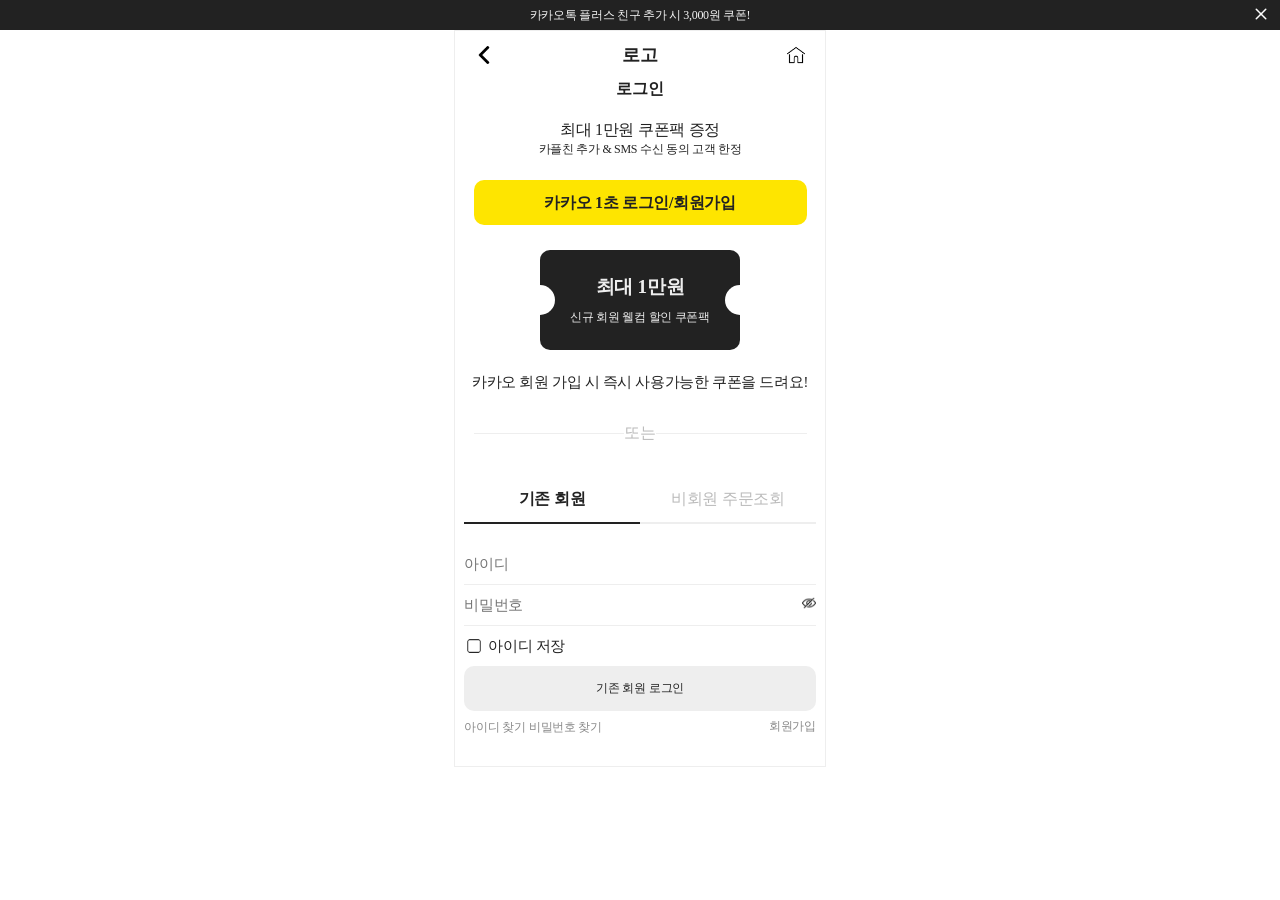
<file: example-project-login-main/index.html>
<!DOCTYPE html>
<html lang="ko">
<head>
    <meta charset="UTF-8">
    <meta name="viewport" content="width=device-width, initial-scale=1.0">
    <title>login | siteName</title>
    <link rel="stylesheet" href="./styles/login.css">
    <script src="./scripts/login.js" defer></script>
</head>
<body>
    <div class="top-bnr po-fi flex-r z-index-900">
        <a href="#">카카오톡 플러스 친구 추가 시 3,000원 쿠폰!</a>
        <a href="#" class="close po-ab"><img src="./images/close.png" alt="카카오톡 광고 닫기"></a>
    </div>
    <main>
        <div class="top flex-r">
            <a href="javascript:history.back()" class="back"><img src="./images/arrow.png" alt="페이지 뒤로 이동"></a>
            <h1><a href="./index.html">로고</a></h1>
            <a href="./index.html" class="main_link"><img src="./images/home.png" alt="메인으로 이동"></a>
        </div>
        <div class="login-box flex-c">
            <h1>로그인</h1>
            <p>최대 1만원 쿠폰팩 증정</p>
            <p>카플친 추가 & SMS 수신 동의 고객 한정</p>
            <a href="#" class="kakao" target="_blank">카카오 1초 로그인/회원가입</a>
            <div class="welcome-pack flex-c po-re">
                <h2>최대 1만원</h2>
                <p>신규 회원 웰컴 할인 쿠폰팩</p>
            </div>
            <p>카카오 회원 가입 시 즉시 사용가능한 쿠폰을 드려요!</p>
            <p class="po-re"><span class="z-index-900">또는</span></p>
            <form action="#" method="post" id="login-frm">
                <div class="title flex-r">
                    <button type="button" id="member-btn1" class="active">기존 회원</button>
                    <button type="button" id="member-btn2">비회원 주문조회</button>
                </div>
                <div class="contents">
                    <ul class="member">
                        <li class="flex-r"><input type="text" name="user-id" id="user-id" placeholder="아이디"></li>
                        <li class="flex-r">
                            <input type="password" name="user-pw" id="user-pw" placeholder="비밀번호">
                            <button type="button" id="non-member-pw-visible"><img src="./images/hide.png" alt="숨기기"></button>
                        </li>
                        <li>
                            <input type="checkbox" name="id-save" id="id-save">
                            <label for="id-save">아이디 저장</label>
                        </li>
                        <li><button type="button" id="member-login">기존 회원 로그인</button></li>
                        <li class="flex-r-between">
                            <span>
                                <a href="#" class="id-search">아이디 찾기</a>
                                <a href="#" class="pw-search">비밀번호 찾기</a>
                            </span>
                            <a href="#" class="join-btn">회원가입</a>
                        </li>
                    </ul>
                    <ul class="non-member  display-hide">
                        <li class="flex-r"><input type="text" name="non-user-id" id="non-user-id" placeholder="주문자명"></li>
                        <li class="flex-r"><input type="password" name="non-user-order" id="non-user-order" placeholder="주문번호"></li>
                        <li class="flex-r">
                            <input type="text" name="non-user-pw" id="non-user-pw" placeholder="비회원 주문 비밀번호">
                            <button type="button" id="non-member-pw-visible"><img src="./images/hide.png" alt="숨기기"></button>
                        </li>
                        <li><button type="button" id="non-member-login">비회원 주문조회</button></li>
                    </ul>
                </div>
            </form>
        </div>
    </main>
</body>
</html>
</file>
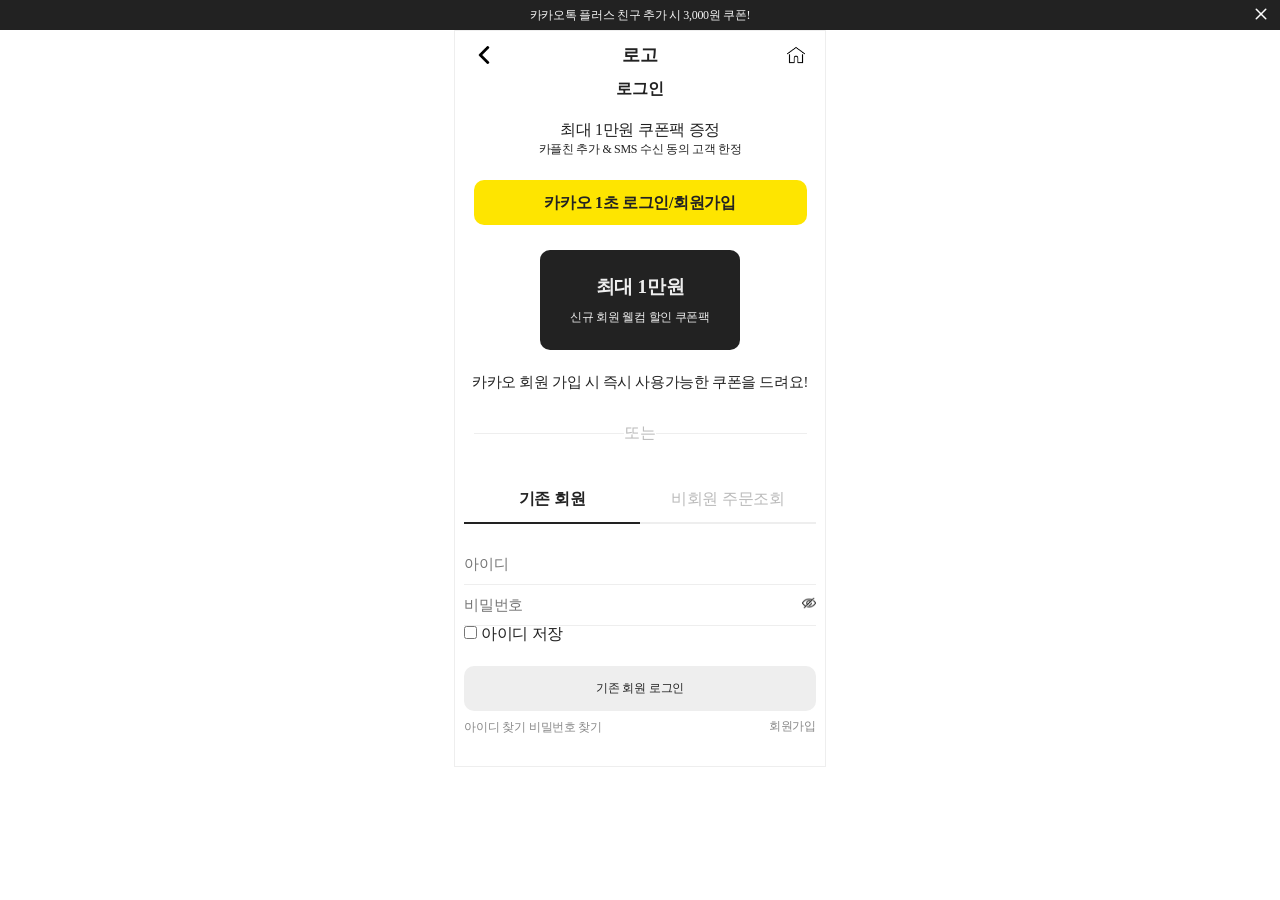
<file: example-project-login-main/student/index.html>
<!DOCTYPE html>
<html lang="ko">
<head>
    <meta charset="UTF-8">
    <meta name="viewport" content="width=device-width, initial-scale=1.0">
    <title>login | siteName</title>
    <link rel="stylesheet" href="./styles/login.css">
    <script src="./scripts/login.js" defer></script>
</head>
<body>
    <div class="top-bnr po-fi flex-r z-index-900">
        <a href="#">카카오톡 플러스 친구 추가 시 3,000원 쿠폰!</a>
        <a href="#" class="close po-ab"><img src="./images/close.png" alt="카카오톡 광고 닫기"></a>
    </div>
    <main>
        <div class="top flex-r">
            <a href="javascript:history.back()" class="back"><img src="./images/arrow.png" alt="페이지 뒤로 이동"></a>
            <h1><a href="./index.html">로고</a></h1>
            <a href="./index.html" class="main_link"><img src="./images/home.png" alt="메인으로 이동"></a>
        </div>
        <div class="login-box flex-c">
            <h1>로그인</h1>
            <p>최대 1만원 쿠폰팩 증정</p>
            <p>카플친 추가 & SMS 수신 동의 고객 한정</p>
            <a href="#" class="kakao" target="_blank">카카오 1초 로그인/회원가입</a>
            <div class="welcome-pack flex-c po-re">
                <h2>최대 1만원</h2>
                <p>신규 회원 웰컴 할인 쿠폰팩</p>
            </div>
            <p>카카오 회원 가입 시 즉시 사용가능한 쿠폰을 드려요!</p>
            <p class="po-re"><span class="z-index-900">또는</span></p>
            <form action="#" method="post" id="login-frm">
                <div class="title flex-r">
                    <button type="button" id="member-btn1" class="active">기존 회원</button>
                    <button type="button" id="member-btn2">비회원 주문조회</button>
                </div>
                <div class="contents">
                    <ul class="member">
                        <li class="flex-r"><input type="text" name="user-id" id="user-id" placeholder="아이디"></li>
                        <li class="flex-r">
                            <input type="password" name="user-pw" id="user-pw" placeholder="비밀번호">
                            <button type="button" id="non-member-pw-visible"><img src="./images/hide.png" alt="숨기기"></button>
                        </li>
                        <li>
                            <input type="checkbox" name="id-save" id="id-save">
                            <label for="id-save">아이디 저장</label>
                        </li>
                        <li><button type="button" id="member-login">기존 회원 로그인</button></li>
                        <li class="flex-r-between">
                            <span>
                                <a href="#" class="id-search">아이디 찾기</a>
                                <a href="#" class="pw-search">비밀번호 찾기</a>
                            </span>
                            <a href="#" class="join-btn">회원가입</a>
                        </li>
                    </ul>
                    <ul class="non-member">
                        <li class="flex-r"><input type="text" name="non-user-id" id="non-user-id" placeholder="주문자명"></li>
                        <li class="flex-r"><input type="password" name="non-user-order" id="non-user-order" placeholder="주문번호"></li>
                        <li class="flex-r">
                            <input type="text" name="non-user-pw" id="non-user-pw" placeholder="비회원 주문 비밀번호">
                            <button type="button" id="non-member-pw-visible"><img src="./images/hide.png" alt="숨기기"></button>
                        </li>
                        <li><button type="button" id="non-member-login">비회원 주문조회</button></li>
                    </ul>
                </div>
            </form>
        </div>
    </main>
</body>
</html>
</file>
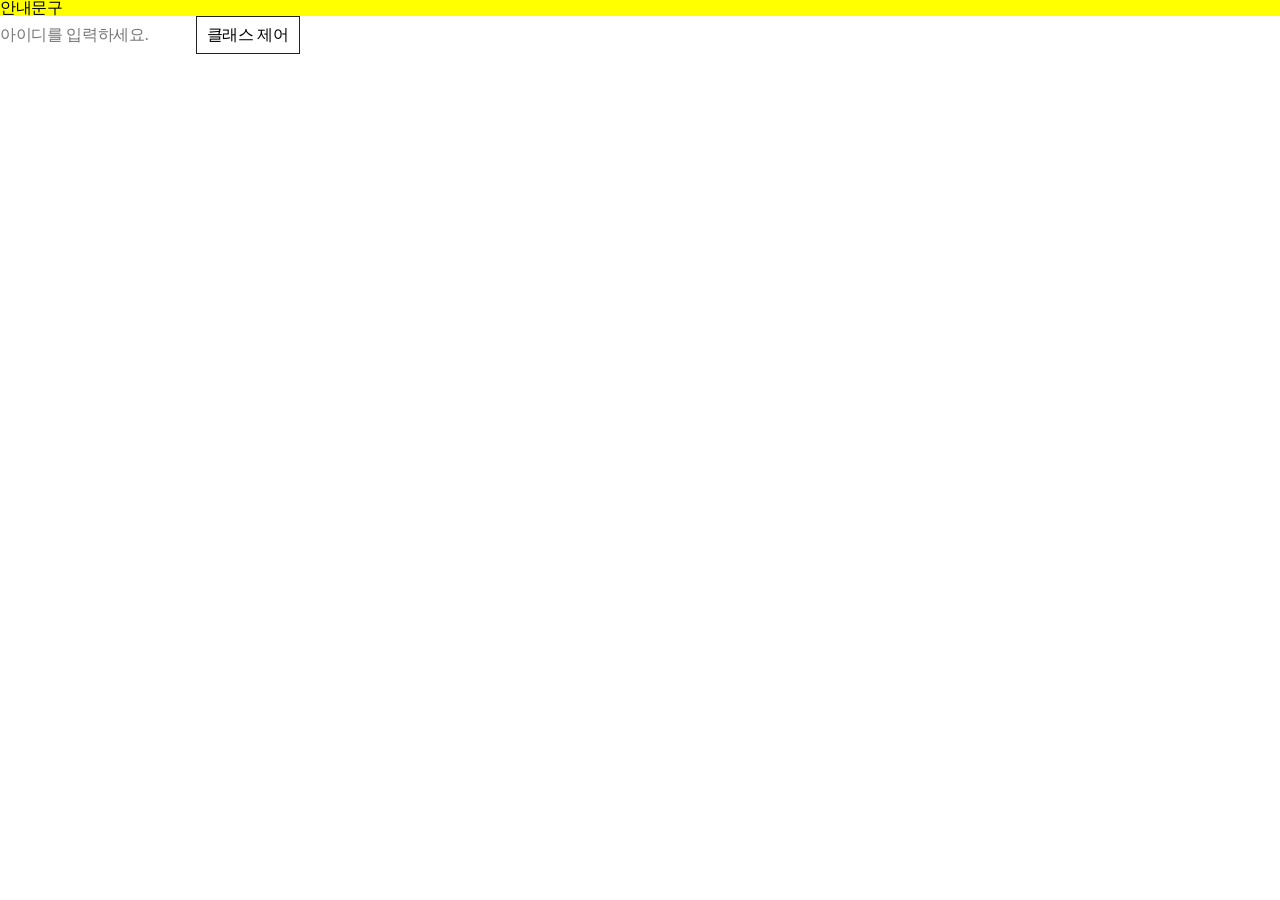
<file: class_il2.html>
<!DOCTYPE html>
<html lang="en">
<head>
    <meta charset="UTF-8">
    <meta name="viewport" content="width=device-width, initial-scale=1.0">
    <title>Document</title>
    <link rel="stylesheet" href="./style/reset.css">
    <script src="./scripts/class_li2.js" defer></script>
    <style>
        /* 기본디자인 */
        p {background:#ff0;}
        em {font-weight:800; color:#ff0;}
        #btn1 {border:1px solid #222; padding:10px;}
        /* 자바스크립트 제어목적 클래스 */
        .error {background: #f00; color:#FFF;}
    </style>
</head>
<body>
    <p>안내문구</p>
    <input type="text" name="user_id" id="user_id" placeholder="아이디를 입력하세요.">
    <button type="button" id="btn1">클래스 제어</button>
</body>
</html>
</file>
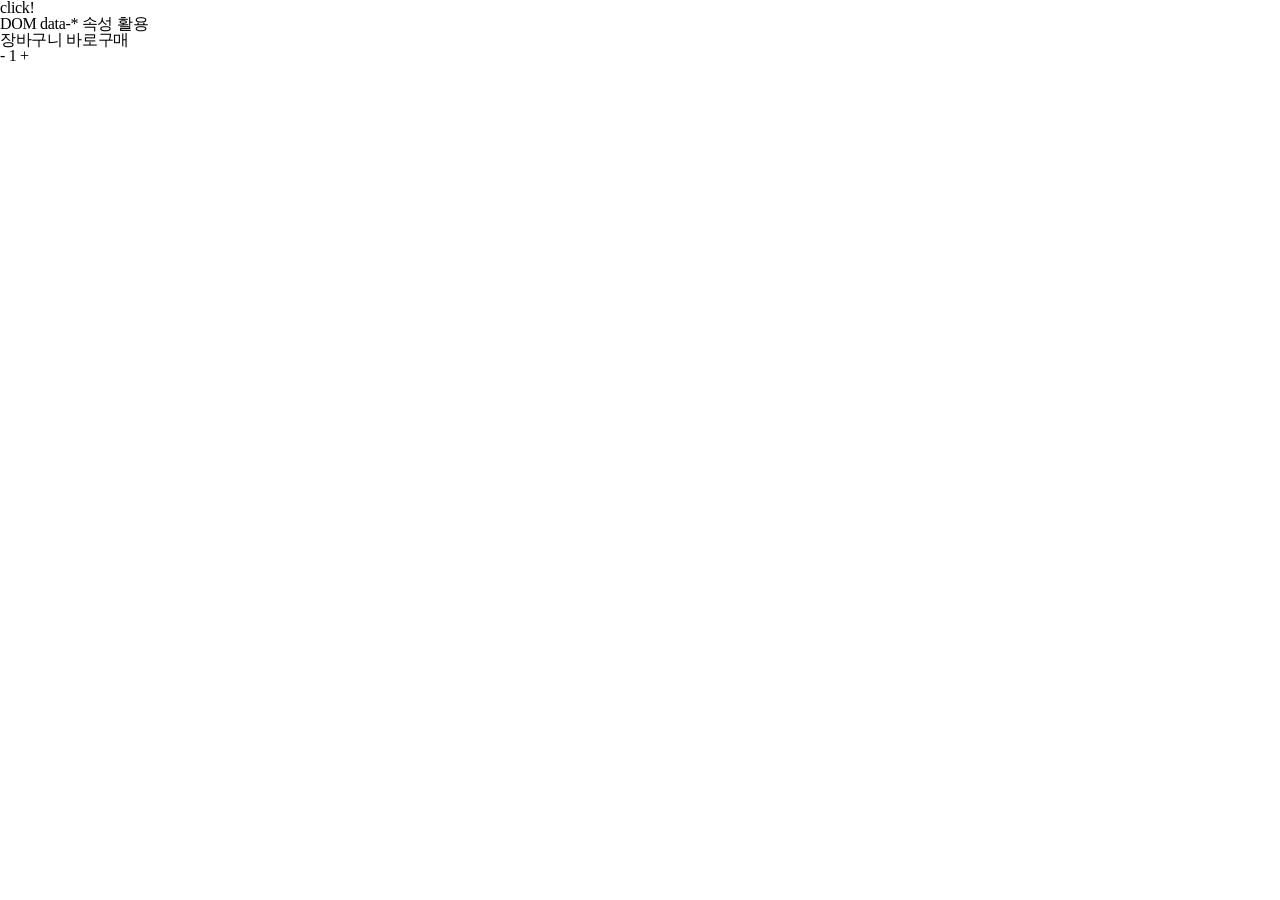
<file: dom.html>
<!DOCTYPE html>
<html lang="ko">
<head>
    <meta charset="UTF-8">
    <meta name="viewport" content="width=device-width, initial-scale=1.0">
    <meta name="description" content="">
    <meta name="keywords" content="">
    <title>HTML 요소 다양한 제어 방법</title>
    <link rel="stylesheet" href="./style/reset.css">
    <script src="./scripts/dom.js" defer></script>
    <style>
        /* 내부스타일시트 */
        /* 1. 바로구매 툴팁 data 활용 */
        .cart_buy a:nth-child(2) {}
        .cart_buy a:nth-child(2)::after {
            content:attr(data-tooltip); /* 의미적인 내용은 HTML에, css는 attr()로 불러오기 */
            position:absolute; left:9%; transform:translateX(-50%);
            /* bottom:-15px; */
            background-color:#111; color:#fff;
            width:max-content; padding:10px;
            /* 초기 숨기기 opacity vs display */
            display:none;
        }
        .cart_buy a:nth-child(2):hover::after {display:block;}
    </style>
</head>
<body>
    <button type="button" id="btn1">click!</button>
    <h1>DOM data-* 속성 활용</h1>
    <section>
        <div class="cart_buy" data-name="btn_group">
            <a href="#">장바구니</a>
            <a href="#" data-tooltip="로그인하셔야 가능합니다">바로구매</a>
            <!-- 바로구마에 마우스 올렸을 때 툴팁으로 '로그인하셔야 가능합니다' 실행 -->
        </div>
        <div class="count">
            <button type="button" id="minus">-</button>
            <span class="count_num" data-count="1"></span>
            <button type="button" id="plus">+</button>
        </div>
    </section>
</body>
</html>
</file>
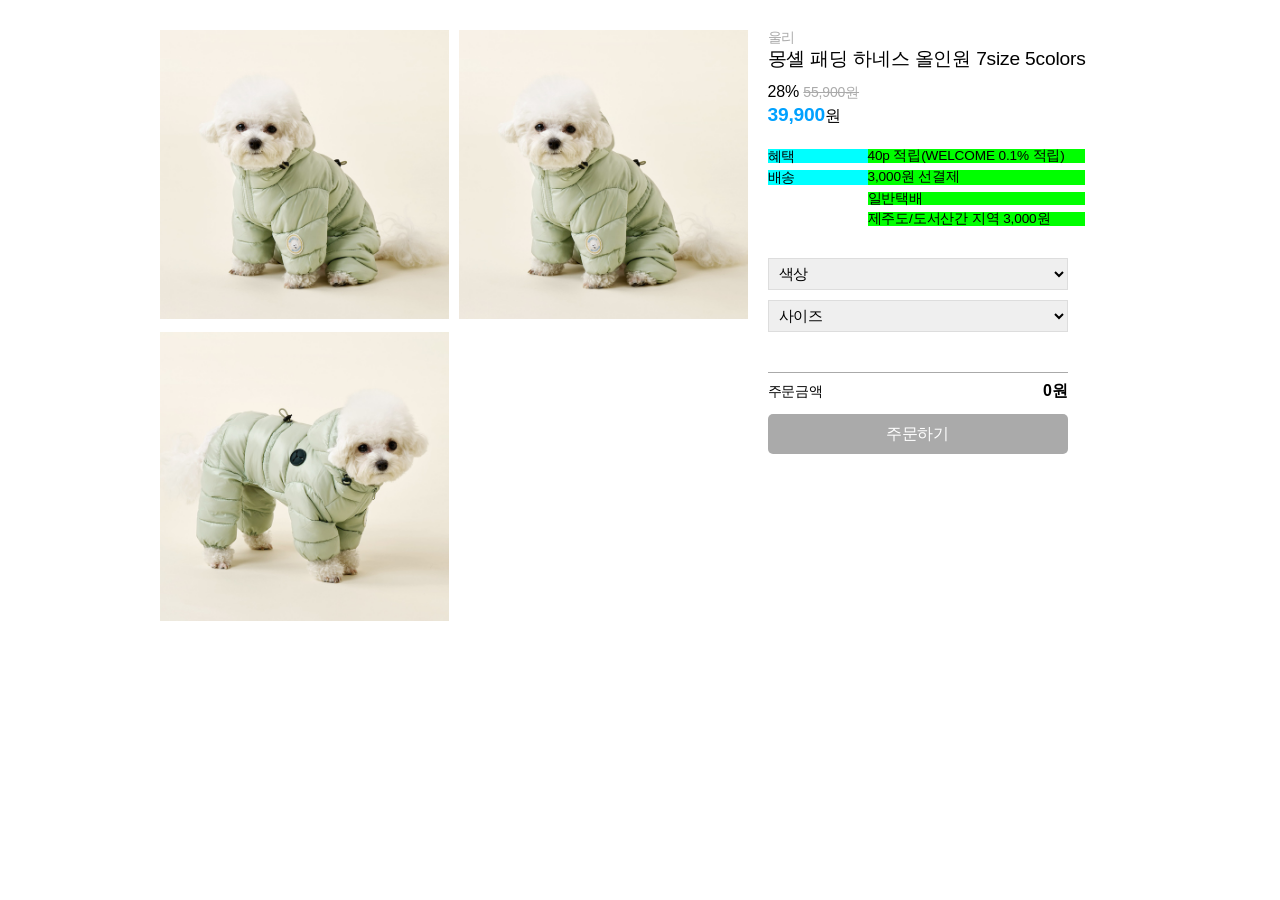
<file: project_oh_dog-main/product_list.html>
<!DOCTYPE html>
<html lang="en">
<head>
    <meta charset="UTF-8">
    <meta name="viewport" content="width=device-width, initial-scale=1.0">
    <title>강아지 패션 > 몽셸 패딩 하네스 올인원 | 오늘의 집</title>
    <link rel="stylesheet" href="./reset.css">
    <link rel="stylesheet" href="./product_list.css">
    <script src="./list.js" defer></script>
</head>
<body>
    <main>
        <div class="item_detail flex-r-start">
            <div class="left_thum flex-r-start">
                <div class="small_thum flex-col">
                    <p class="small"><img src="./dog_images/big1.jpg" alt=""></p>
                    <p class="small"><img src="./dog_images/big2.jpg" alt=""></p>
                </div>
                <div class="big_thum"><img src="./dog_images/big1.jpg" alt=""></div>
            </div>
            <div class="right_container flex-c-start">
                <p class="brand">울리</p>
                <h1>몽셸 패딩 하네스 올인원 7size 5colors</h1>
                <p>28% <del>55,900원</del></p>
                <p><em>39,900</em>원</p>
                <dl class="benefit">
                    <dt>혜택</dt>
                    <dd>40p 적립(WELCOME 0.1% 적립)</dd>
                    <dt>배송</dt>
                    <dd>3,000원 선결제</dd>
                    <dd>일반택배</dd>
                    <dd>제주도/도서산간 지역 3,000원</dd>
                </dl>
                <form action="#" method="get" id="order_frm" class="flex-c-start">
                    <!-- data-* 속성 -->
                    <!-- select 태그 내 data속성의 존재이유 : 사용자가 선택한 옵션이 저장될 위치 -->
                    <select name="color" id="color" data-color="">
                        <option value="">색상</option>
                        <option value="red">스카이블루 (39,900 ~ 39,990원)</option>
                        <option value="blue">딸기 (39,900원)</option>
                    </select>
                    <select name="size" id="size" data-size="">
                        <option value="">사이즈</option>
                        <option value="s">S (39,900원)</option>
                        <option value="m">SM (39,900원)</option>
                        <option value="m" disabled>M (39,900원) / 품절</option>
                    </select>
                    <span class="opt_result flex-c-start">
                        <span class="result">색상: 딸기 / 사이즈: SM</span>
                        <button type="button" class="close">X</button>
                        <span>
                            <button class="minus">-</button>
                            <input type="text" class="num" data-num="1" value="0" readonly>
                            <button class="plus">+</button>
                        </span>
                        <span class="price" data-price=""><em>0</em>원</span>
                    </span>
                    <p class="total_price flex-r-between" data-total-price=""><span>주문금액</span><em>0원</em></p>
                    <button type="button" id="order_btn">주문하기</button>
                </form>
            </div>
        </div>
    </main>
</body>
</html>
</file>
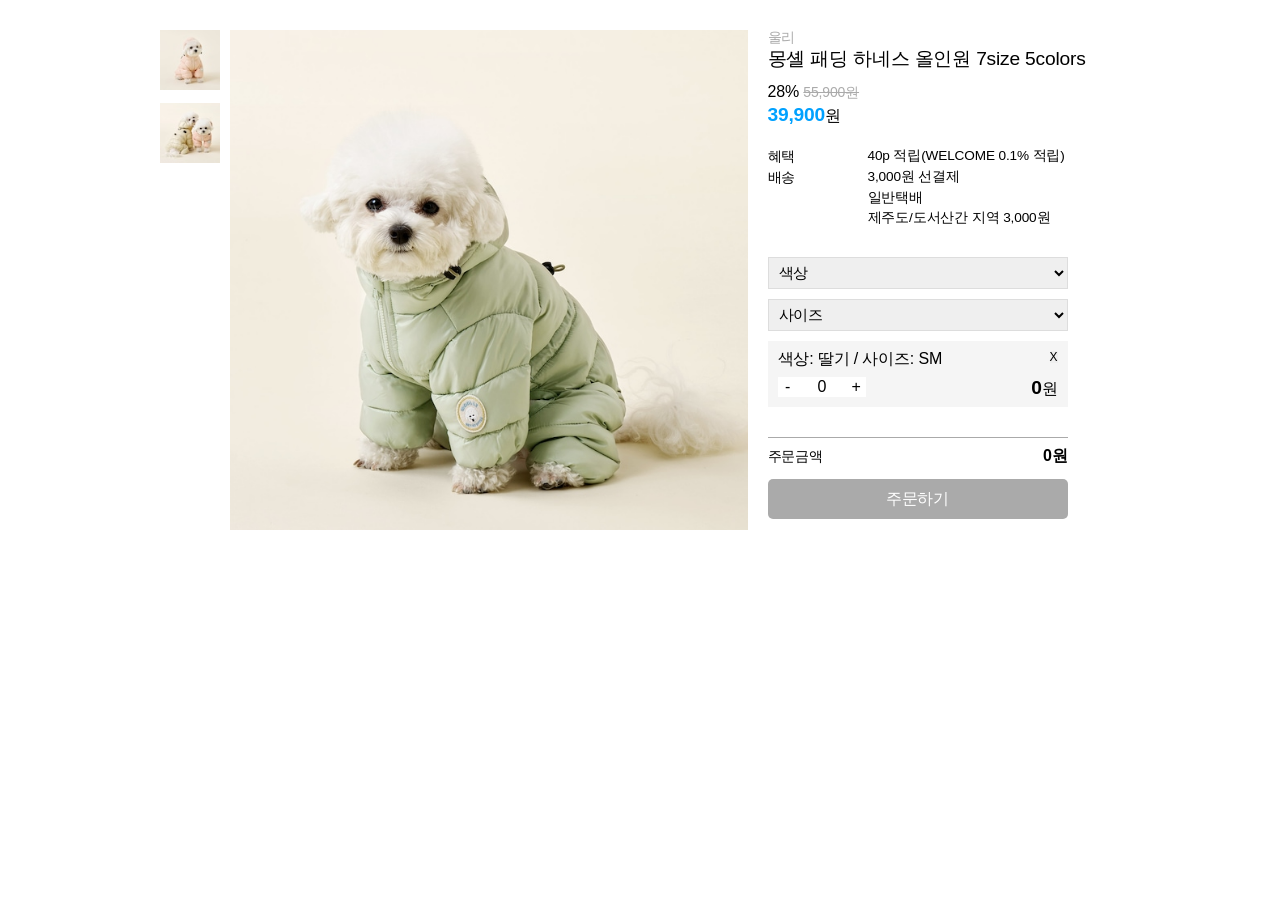
<file: project_oh_dog-main/student/product_list.html>
<!DOCTYPE html>
<html lang="en">

<head>
    <meta charset="UTF-8">
    <meta name="viewport" content="width=device-width, initial-scale=1.0">
    <title>강아지 패션 > 몽셸 패딩 하네스 올인원 | 오늘의 집</title>
    <link rel="stylesheet" href="./reset.css">
    <link rel="stylesheet" href="./product_list.css">
    <script src="./list.js" defer></script>
</head>

<body>
    <main>
        <div class="item_detail flex-r-start">
            <!-- (좌) 상품 작은 이미지와 큰 이미지 보기 영역 -->
            <div class="left_thum flex-r-start">
                <div class="small_thum flex-col">
                    <p class="small"><img src="./dog_images/small1.jpg" alt=""></p>
                    <p class="small"><img src="./dog_images/small2.jpg" alt=""></p>
                </div>
                <div class="big_thum"><img src="./dog_images/big1.jpg" alt=""></div>
            </div>
            <!-- (우) 상품 주문정보 표시 영역 -->
            <div class="right_container flex-c-start">
                <p class="brand">울리</p>
                <h1>몽셸 패딩 하네스 올인원 7size 5colors</h1>
                <p>28% <del>55,900원</del></p>
                <p><em>39,900</em>원</p>
                <dl class="benefit">
                    <dt>혜택</dt>
                    <dd>40p 적립(WELCOME 0.1% 적립)</dd>
                    <dt>배송</dt>
                    <dd>3,000원 선결제</dd>
                    <dd>일반택배</dd>
                    <dd>제주도/도서산간 지역 3,000원</dd>
                </dl>
                <form action="#" method="get" id="order_frm" class="flex-c-start">
                    <!-- 상품 옵션 선택 영역(색상) -->
                    <select name="color" id="color" data-color="">
                        <option value="">색상</option>
                        <option value="red">스카이블루 (39,900 ~ 39,990원)</option>
                        <option value="blue">딸기 (39,900원)</option>
                    </select>
                    <!-- 상품 옵션 선택 영역(사이즈) -->
                    <select name="size" id="size" data-size="">
                        <option value="">사이즈</option>
                        <option value="s">S (39,900원)</option>
                        <option value="m">SM (39,900원)</option>
                        <option value="m" disabled>M (39,900원) / 품절</option>
                    </select>
                    <!-- (위) 상품옵션을 모두 선택했을 때 선택한 옵션 출력 영역 -->
                    <span class="opt_result flex-c-start">
                        <span class="result">색상: 딸기 / 사이즈: SM</span><!-- 선택 색상/사이즈 -->
                        <button type="button" class="close">X</button><!-- 닫기 -->
                        <span><!-- 선택 색상/사이즈 옵션에 대한 수량 증감 -->
                            <button class="minus">-</button>
                            <input type="text" class="num" data-num="1" value="0" readonly>
                            <button class="plus">+</button>
                        </span><!-- 선택 수량에 대한 가격 -->
                        <span class="price" data-price=""><em>0</em>원</span>
                    </span>
                    <!-- (위) 선택옵션 기준 최종 주문가격 표시 -->
                    <p class="total_price flex-r-between" data-total-price=""><span>주문금액</span><em>0원</em></p>
                    <!-- 최종주문버튼 : 선택옵션 미출력 시 비활성화 / 선택옵션 출력 시 활성화 -->
                    <button type="button" id="order_btn">주문하기</button>
                </form>
            </div>
        </div>
    </main>
</body>

</html>
</file>
<file: example-project-login-main/styles/login.css>
/* reset */
* {
    margin:0; padding:0;
    line-height:1.0; list-style:none;
    font-size:1.0em; color:#222;
    text-decoration: none; letter-spacing: -0.02rem;
    outline:none;
}
button {cursor:pointer; background:none; border:0;}
input {background:none; border:0;}
img {width:100%;}
/* var */
:root {
    --color-primary:#222;
    --color-light1:#f5f5f5;
    --color-light2:#eee;
    --color-light3:#bbb;
    --color-light4:#888;
    --color-kakao:rgb(254, 229, 0);
    --font-size-xs:0.75rem;
    --font-size-md:0.91rem;
    --font-size-xl:1.1rem;
    --font-size-xxl:1.2rem;
    --line-h-md:150%;
}
.po-re {position:relative;}
.po-ab {position:absolute; width:100%;}
.po-fi {position:fixed; left:0; top:0; width:100%;}
.z-index-900 {position:relative; z-index:900;}
.z-index-800 {position:relative; z-index:800;}
.z-index-700 {position:relative; z-index:700;}
.flex-r {display:flex; flex-flow:row nowrap; justify-content: center; align-items: center;}
.flex-r-between {display:flex; flex-flow:row nowrap; justify-content: space-between; align-items: center;}
.flex-c {display:flex; flex-flow:column nowrap; justify-content: center; align-items: center;}

/* design */
/* ------------------------------1. 띠배너 */
.top-bnr {
    background: var(--color-primary);
    height:30px; 
}
.top-bnr a {
    color:var(--color-light1);
    font-size:var(--font-size-xs);
}
.top-bnr .close {width:18px; right:10px;}
.top-bnr .close img {filter:invert(100%);}
/* ------------------------------2. 메인 상단 */
main {border:1px solid var(--color-light2); width:370px; margin:0 auto; padding-bottom:20px;}
main .top {
    justify-content: space-between;
    padding:0 20px; height:50px;
}
main .top .back {width:18px; }
main .top .back img {transform:scaleX(-1);}
main .top h1 {font-size:var(--font-size-xl);}
main .top h1 a {}
main .top .main_link {width:18px;}
main .top .main_link img {}
/* ------------------------------3. 로그인 설명 */
main .login-box {gap:5px;}
main .login-box h1 {margin:0 0 20px;}
main .login-box p:nth-child(2) {}/* 쿠폰팩 */
main .login-box p:nth-child(3) {font-size:var(--font-size-xs); margin:0 0 20px;}/* 카플친 */
main .login-box .kakao {
    background-color: var(--color-kakao);
    font-weight:700; width:90%; line-height:45px; text-align: center;
    border-radius:10px; 
}
main .login-box .welcome-pack {
    background-color:var(--color-primary); margin:20px 0;
    width:200px; height:100px; border-radius: 10px;
}
main .login-box .welcome-pack::before,/* 웰컴백 쿠폰 박스 좌우 원 표시 */
main .login-box .welcome-pack::after {
    content:''; display:block; width:30px; height:30px;
    border-radius: 50%; background-color: #fff;
    position:absolute; top:50%; transform:translateY(-50%);
}
main .login-box .welcome-pack::before {left:-15px;}
main .login-box .welcome-pack::after {right:-15px;}
main .login-box .welcome-pack h2 {
    color: var(--color-light2); 
    font-size:var(--font-size-xxl); margin:0 0 15px;
}
main .login-box .welcome-pack p {
    color: var(--color-light2);
    font-size:var(--font-size-xs);
}
main .login-box p:nth-child(6) {font-size:var(--font-size-md)}/* 쿠폰을드려요! */
main .login-box p:nth-child(7) {width:90%; text-align:center; margin:30px 0;}/* 또는 */
main .login-box p:nth-child(7) span {background:#fff; color:var(--color-light3);}
main .login-box p:nth-child(7)::before { /* 또는 글자 뒤에 있는 선 */
    content:''; display:block; background: var(--color-light2);
    width:100%; height:1px;
    position:absolute; top:50%;
}
/* ------------------------------4. 기존 회원 */
/* ------------------------------------------------------------제목 */
main .login-box #login-frm {width:95%; margin:0 auto;}
main .login-box #login-frm .title {margin:0 0 20px;}
main .login-box #login-frm .title button {
    flex:1; border-bottom:2px solid var(--color-light2);
    padding:15px 0; color:var(--color-light3);
}
main .login-box #login-frm .title .active {
    font-weight:700; color:var(--color-primary);
    border-color:var(--color-primary);
}
main .login-box #login-frm .title #member-btn1 {}
main .login-box #login-frm .title #member-btn2 {}
/* ------------------------------------------------------------내용 */
main .login-box #login-frm .contents {}
main .login-box #login-frm .contents ul {}
main .login-box #login-frm .contents ul li {height:40px;}
main .login-box #login-frm .contents ul li:nth-child(1),
main .login-box #login-frm .contents ul li:nth-child(2) {border-bottom:1px solid var(--color-light2)}
main .login-box #login-frm .contents ul li input[type=text],
main .login-box #login-frm .contents ul li input[type=password] {
    width:100%; font-size:var(--font-size-md)
}
main .login-box #login-frm .contents ul li input[type=text] {}
main .login-box #login-frm .contents ul li input[type=password] {}
main .login-box #login-frm .contents ul li input[type=password] + button {width:14px;}
main .login-box #login-frm .contents ul li input[type=password] + button img {}
main .login-box #login-frm .contents ul li input[type=checkbox] {display:none;}
main .login-box #login-frm .contents ul li input[type=checkbox] + label {
    background:url(../images/unchecked.png) no-repeat left center / 20px;
    padding-left:24px; line-height:40px; font-size:var(--font-size-md)
}
main .login-box #login-frm .contents ul li input[type=checkbox]:checked + label {
    background-image:url(../images/approved.png);
}
main .login-box #login-frm .contents ul li button[id*=member-login] {
    background-color: var(--color-light2); width:100%; height:45px; border-radius:10px;
    font-size: var(--font-size-xs);
}
main .login-box #login-frm .contents ul li span {}
main .login-box #login-frm .contents ul li span a {font-size:var(--font-size-xs); color:var(--color-light4)}
main .login-box #login-frm .contents ul li > a {font-size:var(--font-size-xs); color:var(--color-light4)}
/* ------------------------------5. 비회원 주문조회 */
main .login-box #login-frm .contents .non-member li:nth-child(3) {border-bottom:1px solid var(--color-light2); margin:0 0 10px;}
main .login-box #login-frm .contents .non-member li input[type=text] + button {width:14px;}
/* ------------------------------⭐js class */
.display-hide {display:none;}
</file>
<file: example-project-login-main/student/styles/login.css>
/* reset */
* {
    margin:0; padding:0;
    line-height:1.0; list-style:none;
    font-size:1.0em; color:#222;
    text-decoration: none; letter-spacing: -0.02rem;
    outline:none;
}
button {cursor:pointer; background:none; border:0;}
input {background:none; border:0;}
img {width:100%;}
/* var */
:root {
    --color-primary:#222;
    --color-light1:#f5f5f5;
    --color-light2:#eee;
    --color-light3:#bbb;
    --color-light4:#888;
    --color-kakao:rgb(254, 229, 0);
    --font-size-xs:0.75rem;
    --font-size-md:0.91rem;
    --font-size-xl:1.1rem;
    --font-size-xxl:1.2rem;
    --line-h-md:150%;
}
.po-re {position:relative;}
.po-ab {position:absolute; width:100%;}
.po-fi {position:fixed; left:0; top:0; width:100%;}
.z-index-900 {position:relative; z-index:900;}
.z-index-800 {position:relative; z-index:800;}
.z-index-700 {position:relative; z-index:700;}
.flex-r {display:flex; flex-flow:row nowrap; justify-content: center; align-items: center;}
.flex-r-between {display:flex; flex-flow:row nowrap; justify-content: space-between; align-items: center;}
.flex-c {display:flex; flex-flow:column nowrap; justify-content: center; align-items: center;}

/* design */
/* ------------------------------1. 띠배너 */
.top-bnr {
    background: var(--color-primary);
    height:30px; 
}
.top-bnr a {
    color:var(--color-light1);
    font-size:var(--font-size-xs);
}
.top-bnr .close {width:18px; right:10px;}
.top-bnr .close img {filter:invert(100%);}
/* ------------------------------2. 메인 상단 */
main {border:1px solid var(--color-light2); width:370px; margin:0 auto; padding-bottom:20px;}
main .top {
    justify-content: space-between;
    padding:0 20px; height:50px;
}
main .top .back {width:18px; }
main .top .back img {transform:scaleX(-1);}
main .top h1 {font-size:var(--font-size-xl);}
main .top h1 a {}
main .top .main_link {width:18px;}
main .top .main_link img {}
/* ------------------------------3. 로그인 설명 */
main .login-box {gap:5px;}
main .login-box h1 {margin:0 0 20px;}
main .login-box p:nth-child(2) {}/* 쿠폰팩 */
main .login-box p:nth-child(3) {font-size:var(--font-size-xs); margin:0 0 20px;}/* 카플친 */
main .login-box .kakao {
    background-color: var(--color-kakao);
    font-weight:700; width:90%; line-height:45px; text-align: center;
    border-radius:10px; 
}
main .login-box .welcome-pack {
    background-color:var(--color-primary); margin:20px 0;
    width:200px; height:100px; border-radius: 10px;
}
/* --------------------------------웰컴백 쿠폰 박스 좌우 원 표시 시작(실습1) */
main .login-box .welcome-pack::before,
main .login-box .welcome-pack::after {
    display: block; width:50pxpx;
    
}
main .login-box .welcome-pack::before {
}
main .login-box .welcome-pack::after {}
/* --------------------------------웰컴백 쿠폰 박스 좌우 원 표시 종료 */
main .login-box .welcome-pack h2 {
    color: var(--color-light2); 
    font-size:var(--font-size-xxl); margin:0 0 15px;
}
main .login-box .welcome-pack p {
    color: var(--color-light2);
    font-size:var(--font-size-xs);
}
main .login-box p:nth-child(6) {font-size:var(--font-size-md)}/* 쿠폰을드려요! */
main .login-box p:nth-child(7) {width:90%; text-align:center; margin:30px 0;}/* 또는 */
main .login-box p:nth-child(7) span {background:#fff; color:var(--color-light3);}
main .login-box p:nth-child(7)::before { /* 또는 글자 뒤에 있는 선 */
    content:''; display:block; background: var(--color-light2);
    width:100%; height:1px;
    position:absolute; top:50%;
}
/* ------------------------------4. 기존 회원 */
/* ------------------------------------------------------------제목 */
main .login-box #login-frm {width:95%; margin:0 auto;}
main .login-box #login-frm .title {margin:0 0 20px;}
main .login-box #login-frm .title button {
    flex:1; border-bottom:2px solid var(--color-light2);
    padding:15px 0; color:var(--color-light3);
}
main .login-box #login-frm .title .active {
    font-weight:700; color:var(--color-primary);
    border-color:var(--color-primary);
}
main .login-box #login-frm .title #member-btn1 {}
main .login-box #login-frm .title #member-btn2 {}
/* ------------------------------------------------------------내용 */
main .login-box #login-frm .contents {}
main .login-box #login-frm .contents ul {}
main .login-box #login-frm .contents ul li {height:40px;}
main .login-box #login-frm .contents ul li:nth-child(1),
main .login-box #login-frm .contents ul li:nth-child(2) {border-bottom:1px solid var(--color-light2)}
main .login-box #login-frm .contents ul li input[type=text],
main .login-box #login-frm .contents ul li input[type=password] {
    width:100%; font-size:var(--font-size-md);
}
main .login-box #login-frm .contents ul li input[type=text] {}
main .login-box #login-frm .contents ul li input[type=password] {}
main .login-box #login-frm .contents ul li input[type=password] + button {width:14px;}
main .login-box #login-frm .contents ul li input[type=password] + button img {}
/* -----------------------------------------------------아이디 저장 시작(실습2) */
main .login-box #login-frm .contents ul li input[type=checkbox] {}
main .login-box #login-frm .contents ul li input[type=checkbox] + label {}
main .login-box #login-frm .contents ul li input[type=checkbox]:checked + label {}
/* -----------------------------------------------------아이디 저장 종료 */
main .login-box #login-frm .contents ul li button[id*=member-login] {
    background-color: var(--color-light2); width:100%; height:45px; border-radius:10px;
    font-size: var(--font-size-xs);
}
main .login-box #login-frm .contents ul li span {}
main .login-box #login-frm .contents ul li span a {font-size:var(--font-size-xs); color:var(--color-light4)}
main .login-box #login-frm .contents ul li > a {font-size:var(--font-size-xs); color:var(--color-light4)}
/* ------------------------------5. 비회원 주문조회 */
main .login-box #login-frm .contents .non-member li:nth-child(3) {border-bottom:1px solid var(--color-light2); margin:0 0 10px;}
main .login-box #login-frm .contents .non-member li input[type=text] + button {width:14px;}
/* ------------------------------⭐js class */
.display-hide {display:none;}
</file>
<file: project_oh_dog-main/product_list.css>
:root {
    --color-primary:#00A1FF;
    --color-gray:rgb(245, 245, 245);
    --color-disable:#aaa;
    --color-light-gray:#ddd;
}
/* common */
.flex-row {display:flex; flex-flow:row nowrap; justify-content: center; align-items: center;}
.flex-col {display:flex; flex-flow:column nowrap; justify-content: center; align-items: center;}
.flex-r-start {display:flex; flex-flow:row nowrap; justify-content: flex-start; align-items: flex-start;}
.flex-c-start {display:flex; flex-flow:column nowrap; justify-content: flex-start; align-items: flex-start;}
.flex-r-between {display:flex; flex-flow:row nowrap; justify-content:space-between; align-items:center;}
.flex-c-between {display:flex; flex-flow:column nowrap; justify-content:space-between; align-items:center;}

/* design */
main {width:1000px; margin:0 auto;}
main .item_detail {gap:20px; padding:30px 20px;}
main .item_detail .left_thum {gap:10px; width:600px;}
main .item_detail .left_thum .small_thum {gap:10px;}
main .item_detail .left_thum .small_thum .small {cursor:pointer;}
main .item_detail .left_thum .small_thum .small img {width:100%;}
main .item_detail .left_thum .big_thum {cursor:pointer; overflow:hidden; height:500px;}
main .item_detail .left_thum .big_thum img {width:100%;}
main .item_detail .right_container {gap:5px; width:calc(100% - 600px);}
main .item_detail .right_container .brand {font-size:0.9rem; color:var(--color-disable)}
main .item_detail .right_container h1 {font-size:1.2rem;}
main .item_detail .right_container h1+p {margin-top:10px;}
main .item_detail .right_container > p del {color:var(--color-disable); font-size:0.875rem;}
main .item_detail .right_container > p em {font-size:1.2rem; font-weight:700; color:var(--color-primary)}
main .item_detail .right_container .benefit {display:flex; flex-flow:row wrap; justify-content:flex-end; margin:20px 0; width:90%;}
main .item_detail .right_container .benefit dt {background:aqua; width:100px;  margin-bottom:7px; font-size:0.9rem;}
/* main .item_detail .right_container .benefit dt:nth-of-type(2) {clear:left;} */
main .item_detail .right_container .benefit dd { background: lime; width:calc(100% - 100px);  margin-bottom:7px; font-size:0.85rem;}
main .item_detail .right_container #order_frm {}
main .item_detail .right_container #order_frm select {font-size:0.91rem; width:300px; margin-bottom:10px; outline:none; border:1px solid var(--color-light-gray); padding:6px;}
main .item_detail .right_container #order_frm select[data-color] {}
main .item_detail .right_container #order_frm select[data-size] {}
main .item_detail .right_container #order_frm .opt_result {gap:10px;position:relative; background: #f5f5f5;padding: 10px; width:300px; display:flex; flex-flow:column nowrap;}
main .item_detail .right_container #order_frm .opt_result .result {}
main .item_detail .right_container #order_frm .opt_result .close {font-size:0.75rem; position:absolute; right:10px; top:10px;}
main .item_detail .right_container #order_frm .opt_result .close+span {
    background:#fff; 
}
main .item_detail .right_container #order_frm .opt_result .close+span .minus,
main .item_detail .right_container #order_frm .opt_result .close+span .plus {width:20px; height:20px; background:none;}
main .item_detail .right_container #order_frm .opt_result .close+span input[data-num] {width:40px; text-align: center; outline:none;}
main .item_detail .right_container #order_frm .opt_result span[data-price] {position:absolute; right:10px; bottom:10px;}
main .item_detail .right_container #order_frm .opt_result span[data-price] em {font-weight:700; font-size:1.2rem;}
main .item_detail .right_container #order_frm .total_price {width:100%; margin:30px 0 0; border-top:1px solid var(--color-disable); padding-top:10px;}
main .item_detail .right_container #order_frm .total_price span {font-size:0.875rem;}
main .item_detail .right_container #order_frm .total_price em {font-weight:700;}
main .item_detail .right_container #order_frm #order_btn {
    background: var(--color-disable); width:100%;  color:#fff; height:40px; border-radius: 5px; margin-top:15px;
}
</file>
<file: project_oh_dog-main/student/product_list.css>
/* 변수 var */
:root {
    --color-primary: #00A1FF;
    --color-gray: rgb(245, 245, 245);
    --color-disable: #aaa;
    --color-light-gray: #ddd;
}

/* var class */
.flex-row {
    display: flex; flex-flow: row nowrap;
    justify-content: center; align-items: center;
}
.flex-col {
    display: flex; flex-flow: column nowrap;
    justify-content: center; align-items: center;
}
.flex-r-start {
    display: flex; flex-flow: row nowrap;
    justify-content: flex-start; align-items: flex-start;
}
.flex-c-start {
    display: flex; flex-flow: column nowrap;
    justify-content: flex-start; align-items: flex-start;
}
.flex-r-between {
    display: flex; flex-flow: row nowrap;
    justify-content: space-between; align-items: center;
}
.flex-c-between {
    display: flex; flex-flow: column nowrap;
    justify-content: space-between; align-items: center;
}

/* ------------------------------------------------------design */
main {
    width: 1000px;
    margin: 0 auto;
}
main .item_detail {
    gap: 20px;
    padding: 30px 20px;
}
/* -------------------------------(좌) 이미지 미리보기 영역 */
main .item_detail .left_thum {
    gap: 10px;
    width: 600px;
}
main .item_detail .left_thum .small_thum {gap: 10px;}
main .item_detail .left_thum .small_thum .small {width:60px; cursor: pointer;}
main .item_detail .left_thum .small_thum .small img {width: 100%;}
main .item_detail .left_thum .big_thum {
    cursor: pointer;
    overflow: hidden;
    height: 500px;
}
main .item_detail .left_thum .big_thum img {width: 100%;}
/* -------------------------------(우) 상품 디테일 표시 영역 + 주문영역 */
main .item_detail .right_container {
    gap: 5px;
    width: calc(100% - 600px);
}
main .item_detail .right_container .brand {
    font-size: 0.9rem;
    color: var(--color-disable)
}
main .item_detail .right_container h1 {font-size: 1.2rem;}
main .item_detail .right_container h1+p {margin-top: 10px;}
main .item_detail .right_container>p del {
    color: var(--color-disable);
    font-size: 0.875rem;
}
main .item_detail .right_container>p em {
    font-size: 1.2rem;
    font-weight: 700;
    color: var(--color-primary)
}
main .item_detail .right_container .benefit {/* 혜택&배송 */
    margin: 20px 0;
    width: 90%;
}
main .item_detail .right_container .benefit dt {
    width: 100px;
    float: left;
    margin-bottom: 7px;
    font-size: 0.9rem;
}
main .item_detail .right_container .benefit dt:nth-of-type(2) {clear: left;}
main .item_detail .right_container .benefit dd {
    width: calc(100% - 100px);
    float: right;
    margin-bottom: 7px;
    font-size: 0.85rem;
}
main .item_detail .right_container #order_frm {}
main .item_detail .right_container #order_frm select {
    font-size: 0.91rem;
    width: 300px;
    margin-bottom: 10px;
    outline: none;
    border: 1px solid var(--color-light-gray);
    padding: 6px;
}
main .item_detail .right_container #order_frm select[data-color] {}
main .item_detail .right_container #order_frm select[data-size] {}

/* ----------------------------------(위)선택옵션 모두 선택 시 출력되는 주문 영역 */
main .item_detail .right_container #order_frm .opt_result {
    gap: 10px;
    position: relative;
    background: #f5f5f5;
    padding: 10px;
    width: 300px;
    display: flex;
    flex-flow: column nowrap;
}
main .item_detail .right_container #order_frm .opt_result .result {}/* 주문 옵션 사이즈/색상 */
main .item_detail .right_container #order_frm .opt_result .close {
    font-size: 0.75rem;
    position: absolute;
    right: 10px;
    top: 10px;
}
main .item_detail .right_container #order_frm .opt_result .close+span {background: #fff;}
main .item_detail .right_container #order_frm .opt_result .close+span .minus,/* 증감그룹 */
main .item_detail .right_container #order_frm .opt_result .close+span .plus {
    width: 20px;
    height: 20px;
    background: none;
}
main .item_detail .right_container #order_frm .opt_result .close+span input[data-num] {/* 증감 수량 표시 */
    width: 40px;
    text-align: center;
    outline: none;
}
main .item_detail .right_container #order_frm .opt_result span[data-price] {/* 선택주문가 */
    position: absolute;
    right: 10px;
    bottom: 10px;
}
main .item_detail .right_container #order_frm .opt_result span[data-price] em {font-weight: 700;font-size: 1.2rem;}/* 가격표시 */

/* --------------------------------------------최종 주문 가격+구매하기 버튼 */
main .item_detail .right_container #order_frm .total_price {
    width: 100%;
    margin: 30px 0 0;
    border-top: 1px solid var(--color-disable);
    padding-top: 10px;
}
main .item_detail .right_container #order_frm .total_price span {font-size: 0.875rem;}
main .item_detail .right_container #order_frm .total_price em {font-weight: 700;}
main .item_detail .right_container #order_frm #order_btn {
    background: var(--color-disable);
    width: 100%;
    color: #fff;
    height: 40px;
    border-radius: 5px;
    margin-top: 15px;
}
</file>
